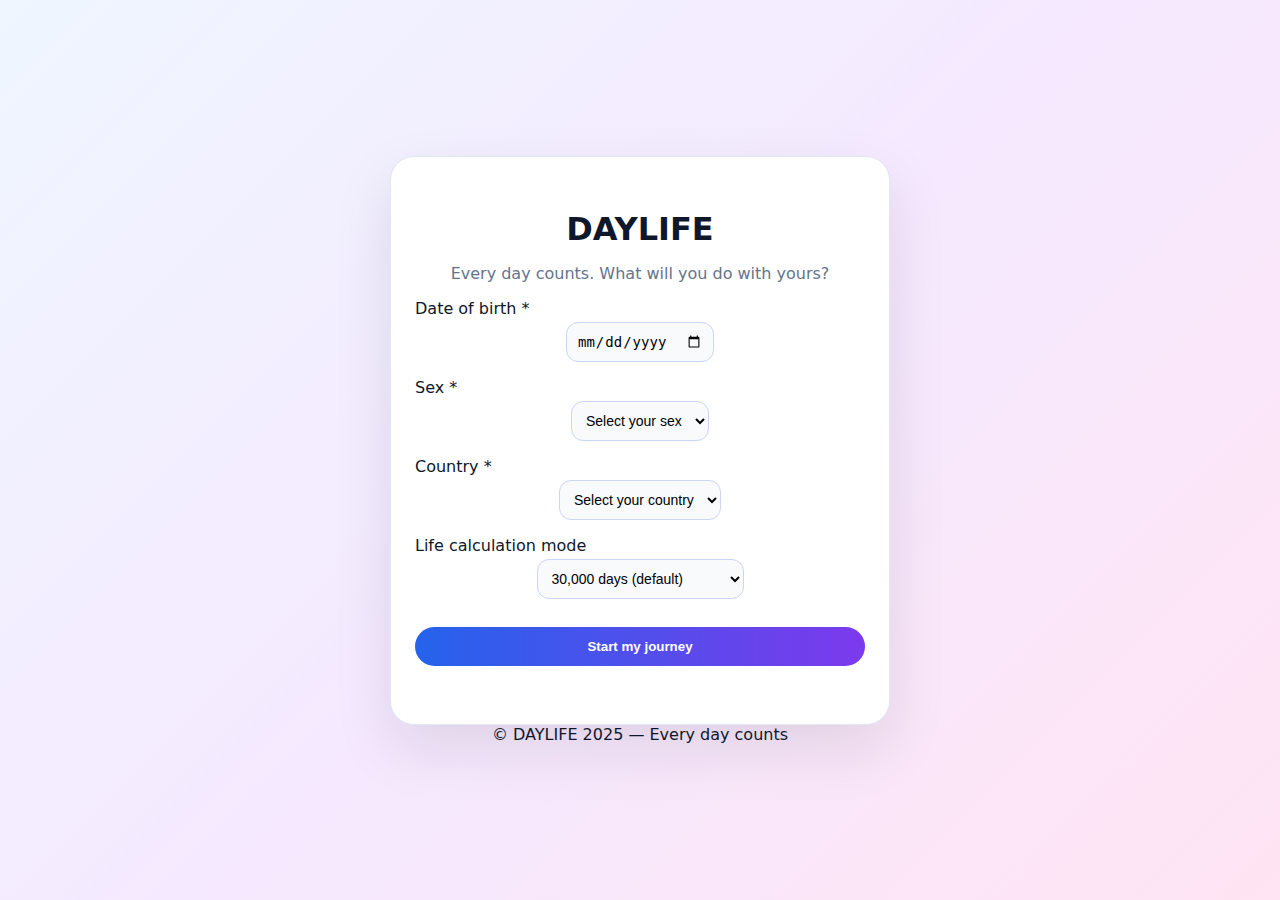
<file: index.html>
<!DOCTYPE html>
<html lang="en">
<head>
  <meta charset="UTF-8" />
  <title>DAYLIFE – Every day counts</title>
  <meta name="viewport" content="width=device-width, initial-scale=1.0" />

  <style>
    :root {
      --bg-gradient: linear-gradient(135deg,#eff6ff,#f5e9ff,#ffe4f3);
      --card-bg:#ffffff;
      --card-border:#e2e8f0;
      --text-main:#0f172a;
      --text-muted:#64748b;
      --primary:#2563eb;
      --primary-2:#7c3aed;
      --shadow-soft:0 24px 60px rgba(15,23,42,.1);
      --radius-card:24px;
    }

    *{box-sizing:border-box;}

    body {
      margin:0;
      font-family:system-ui,-apple-system,BlinkMacSystemFont,"Segoe UI",sans-serif;
      background:var(--bg-gradient);
      color:var(--text-main);
      display:flex;
      flex-direction:column;
      align-items:center;
      justify-content:center;
      min-height:100vh;
      padding:20px;
      opacity:0;
      transition:opacity 0.4s ease-in-out;
    }
    body.loaded { opacity:1; }

    h1{font-size:32px;font-weight:700;margin-bottom:10px;text-align:center;}
    p{color:var(--text-muted);text-align:center;}

    .card {
      background:var(--card-bg);
      border:1px solid var(--card-border);
      border-radius:var(--radius-card);
      box-shadow:var(--shadow-soft);
      padding:32px 24px;
      max-width:500px;
      width:100%;
      text-align:center;
    }

    form {
      display:flex;
      flex-direction:column;
      gap:16px;
      margin-top:16px;
    }

    label {
      font-weight:500;
      text-align:left;
      margin-bottom:4px;
      display:block;
      color:var(--text-main);
    }

    input, select {
      padding:10px;
      border-radius:12px;
      border:1px solid #cbd5f5;
      font-size:14px;
      background:#f8fafc;
    }

    .button {
      display:inline-block;
      margin-top:12px;
      padding:12px 20px;
      border-radius:999px;
      font-weight:600;
      color:#fff;
      background:linear-gradient(90deg,var(--primary),var(--primary-2));
      text-decoration:none;
      border:none;
      cursor:pointer;
      transition:filter .2s,transform .1s;
    }

    .button:hover { filter:brightness(1.05); transform:translateY(-1px); }

    .message { margin-top:10px; font-size:13px; color:var(--text-muted); }
  </style>
</head>

<body>
  <div class="card">
    <h1 id="headline">DAYLIFE</h1>
    <p id="tagline">Every day counts. What will you do with yours?</p>

    <form id="setupForm">
      <div>
        <label for="dob" id="dobLabel">Date of birth *</label>
        <input type="date" id="dob" />
      </div>

      <div>
        <label for="sex" id="sexLabel">Sex *</label>
        <select id="sex">
          <option value="">Select your sex</option>
          <option value="male">Male</option>
          <option value="female">Female</option>
        </select>
      </div>

      <div>
        <label for="country" id="countryLabel">Country *</label>
        <select id="country">
          <option value="">Select your country</option>
          <option value="FR">France</option>
          <option value="TH">Thailand</option>
          <option value="MM">Myanmar</option>
          <option value="US">United States</option>
          <option value="ES">Spain</option>
          <option value="BR">Brazil</option>
          <option value="IN">India</option>
          <option value="CN">China</option>
          <option value="RU">Russia</option>
        </select>
      </div>

      <div>
        <label for="mode" id="calcLabel">Life calculation mode</label>
        <select id="mode">
          <option value="30000_days">30,000 days (default)</option>
          <option value="by_demographics">Real (based on my profile)</option>
        </select>
      </div>

      <button type="submit" class="button" id="startBtn">Start my journey</button>
      <div class="message" id="resultMsg"></div>
    </form>
  </div>

  <footer id="footerText">© DAYLIFE 2025 — Every day counts</footer>

  <script src="assets/langs.js"></script>

  <script>
    const langSel = detectLang();
    const t = LANGS[langSel] || LANGS.en;

    document.getElementById("tagline").textContent = t.slogan;
    document.getElementById("dobLabel").textContent = t.dobLabel || "Date of birth *";
    document.getElementById("sexLabel").textContent = t.sexLabel || "Sex *";
    document.getElementById("countryLabel").textContent = t.countryLabel || "Country *";
    document.getElementById("calcLabel").textContent = t.calcLabel || "Life calculation mode";
    document.getElementById("startBtn").textContent = t.start || "Start my journey";
    document.getElementById("footerText").textContent = t.footer || "";

    const form = document.getElementById("setupForm");
    const msg = document.getElementById("resultMsg");

    form.addEventListener("submit", (e) => {
      e.preventDefault();
      const dob = document.getElementById("dob").value;
      const sex = document.getElementById("sex").value;
      const country = document.getElementById("country").value;
      const mode = document.getElementById("mode").value;

      if (!dob || !sex || !country) {
        msg.textContent = t.errorIncomplete || "Please fill in all required fields.";
        msg.style.color = "red";
        return;
      }

      const profile = { dob, sex, country, mode, lang: langSel };
      localStorage.setItem("daylifeProfile", JSON.stringify(profile));

      // ✅ redirect to life.html
      window.location.href = "life.html";
    });

    // ✅ auto redirect if profile already exists
    const existing = localStorage.getItem("daylifeProfile");
    if (existing) window.location.href = "life.html";

    window.addEventListener("load", () => {
      document.body.classList.add("loaded");
    });
  </script>
</body>
</html>
</file>
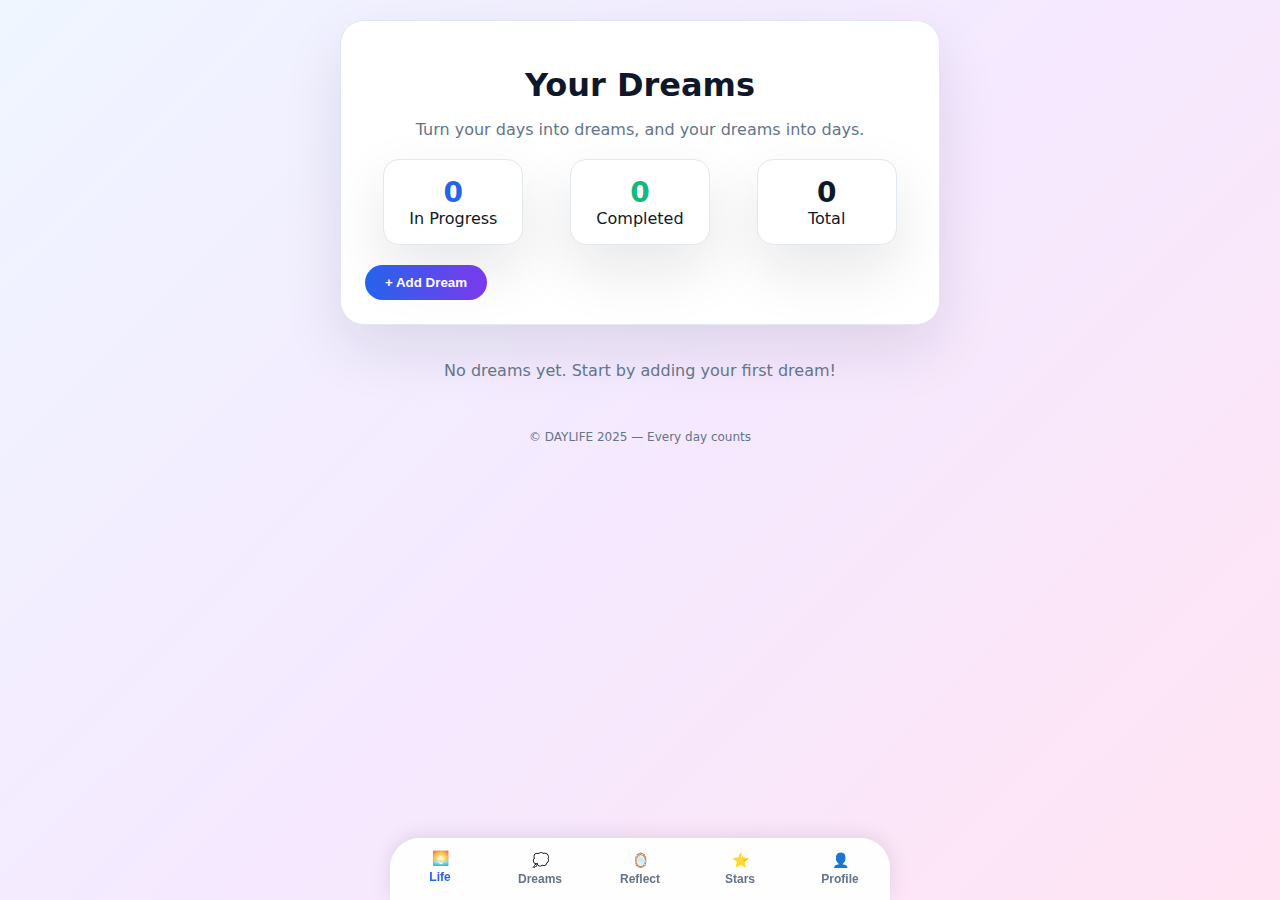
<file: dreams.html>
<!DOCTYPE html>
<html lang="en">
<head>
  <meta charset="UTF-8" />
  <title>DAYLIFE – Dreams</title>
  <meta name="viewport" content="width=device-width, initial-scale=1.0" />

  <style>
    :root {
      --bg-gradient: linear-gradient(135deg,#eff6ff,#f5e9ff,#ffe4f3);
      --card-bg:#ffffff;
      --card-border:#e2e8f0;
      --text-main:#0f172a;
      --text-muted:#64748b;
      --primary:#2563eb;
      --primary-2:#7c3aed;
      --shadow-soft:0 24px 60px rgba(15,23,42,.1);
      --radius-card:24px;
    }

    *{box-sizing:border-box;}
    body {
      margin:0;
      font-family:system-ui,-apple-system,BlinkMacSystemFont,"Segoe UI",sans-serif;
      background:var(--bg-gradient);
      color:var(--text-main);
      min-height:100vh;
      display:flex;
      flex-direction:column;
      align-items:center;
      padding:20px;
      opacity:0;
      transition:opacity .4s ease-in-out;
    }
    body.loaded { opacity:1; }

    h1 {
      font-size:32px;
      font-weight:700;
      text-align:center;
      margin-bottom:10px;
    }

    p {
      color:var(--text-muted);
      text-align:center;
      margin-bottom:20px;
    }

    .card {
      background:var(--card-bg);
      border:1px solid var(--card-border);
      border-radius:var(--radius-card);
      box-shadow:var(--shadow-soft);
      padding:24px;
      max-width:600px;
      width:100%;
      margin-bottom:20px;
    }

    .button {
      display:inline-block;
      background:linear-gradient(90deg,var(--primary),var(--primary-2));
      color:#fff;
      padding:10px 20px;
      border:none;
      border-radius:999px;
      cursor:pointer;
      font-weight:600;
      transition:filter .2s,transform .1s;
    }

    .button:hover { filter:brightness(1.05); transform:translateY(-1px); }

    .stats {
      display:flex;
      justify-content:space-around;
      gap:10px;
      margin-bottom:20px;
      flex-wrap:wrap;
    }

    .stat-box {
      background:#fff;
      border:1px solid var(--card-border);
      border-radius:16px;
      box-shadow:var(--shadow-soft);
      padding:16px;
      min-width:140px;
      text-align:center;
    }

    .dream-list { width:100%; max-width:600px; }

    .dream-item {
      background:#fff;
      border:1px solid var(--card-border);
      border-radius:16px;
      box-shadow:var(--shadow-soft);
      padding:16px;
      margin-bottom:12px;
    }

    .dream-item.completed { border-left:6px solid #10b981; opacity:.8; }

    .dream-title {
      font-weight:600;
      margin-bottom:6px;
    }

    .dream-actions button {
      margin-right:8px;
      font-size:12px;
      padding:6px 12px;
      border-radius:8px;
      border:none;
      cursor:pointer;
      background:#e2e8f0;
    }
    .dream-actions button.complete { background:#a7f3d0; }
    .dream-actions button.delete { background:#fecaca; }

    form {
      display:flex;
      flex-direction:column;
      gap:10px;
      margin-top:10px;
    }

    input, textarea {
      padding:8px;
      border-radius:8px;
      border:1px solid #cbd5f5;
      font-size:14px;
    }

    footer { margin-top:30px; font-size:12px; color:var(--text-muted); text-align:center; }
  </style>
</head>

<body>
  <div class="card">
    <h1 id="headline">Your Dreams</h1>
    <p id="subtitle">Turn your days into dreams, and your dreams into days.</p>

    <div class="stats">
      <div class="stat-box">
        <div id="inProgressCount" style="font-size:28px;font-weight:700;color:var(--primary);">0</div>
        <div id="inProgressLabel">In Progress</div>
      </div>
      <div class="stat-box">
        <div id="completedCount" style="font-size:28px;font-weight:700;color:#10b981;">0</div>
        <div id="completedLabel">Completed</div>
      </div>
      <div class="stat-box">
        <div id="totalCount" style="font-size:28px;font-weight:700;">0</div>
        <div id="totalLabel">Total</div>
      </div>
    </div>

    <button class="button" id="addDreamBtn">+ Add Dream</button>

    <form id="dreamForm" style="display:none;">
      <input type="text" id="dreamTitle" placeholder="Dream title" required />
      <textarea id="dreamDesc" placeholder="Description (optional)" rows="3"></textarea>
      <button type="submit" class="button">Save</button>
    </form>
  </div>

  <div class="dream-list" id="dreamList"></div>

  <footer id="footerText">© DAYLIFE 2025 — Every day counts</footer>

  <script src="assets/langs.js"></script>

  <script>
    const lang = (JSON.parse(localStorage.getItem("daylifeProfile")||"{}").lang)||"en";
    const t = LANGS[lang] || LANGS.en;

    // Traductions
    document.getElementById("headline").textContent = t.dreamsTitle || "Your Dreams";
    document.getElementById("subtitle").textContent = t.dreamsSubtitle || "Turn your days into dreams, and your dreams into days.";
    document.getElementById("inProgressLabel").textContent = t.inProgress || "In Progress";
    document.getElementById("completedLabel").textContent = t.completed || "Completed";
    document.getElementById("totalLabel").textContent = t.total || "Total";
    document.getElementById("footerText").textContent = t.footer || "© DAYLIFE 2025 — Every day counts";

    const addBtn = document.getElementById("addDreamBtn");
    const form = document.getElementById("dreamForm");
    const list = document.getElementById("dreamList");

    const dreams = JSON.parse(localStorage.getItem("dreams") || "[]");

    function renderDreams(){
      list.innerHTML = "";
      if(dreams.length === 0){
        const empty = document.createElement("p");
        empty.textContent = t.noDreams || "No dreams yet. Start by adding your first dream!";
        list.appendChild(empty);
      }
      dreams.forEach((d,index)=>{
        const item = document.createElement("div");
        item.className = "dream-item" + (d.completed ? " completed" : "");
        item.innerHTML = `
          <div class="dream-title">${d.title}</div>
          <div class="dream-desc">${d.description || ""}</div>
          <div class="dream-actions">
            <button class="complete">${d.completed ? (t.reopen||"Reopen") : (t.complete||"Complete")}</button>
            <button class="delete">${t.delete||"Delete"}</button>
          </div>
        `;
        const btns = item.querySelectorAll("button");
        btns[0].addEventListener("click",()=>{
          dreams[index].completed=!dreams[index].completed;
          saveDreams();
        });
        btns[1].addEventListener("click",()=>{
          dreams.splice(index,1);
          saveDreams();
        });
        list.appendChild(item);
      });
      updateStats();
    }

    function updateStats(){
      const total = dreams.length;
      const completed = dreams.filter(d=>d.completed).length;
      const inProgress = total - completed;
      document.getElementById("inProgressCount").textContent = inProgress;
      document.getElementById("completedCount").textContent = completed;
      document.getElementById("totalCount").textContent = total;
    }

    function saveDreams(){
      localStorage.setItem("dreams",JSON.stringify(dreams));
      renderDreams();
    }

    addBtn.addEventListener("click",()=>{
      form.style.display = form.style.display==="none" ? "block" : "none";
    });

    form.addEventListener("submit",(e)=>{
      e.preventDefault();
      const title = document.getElementById("dreamTitle").value.trim();
      if(!title) return;
      const desc = document.getElementById("dreamDesc").value.trim();
      dreams.push({title,description:desc,completed:false});
      saveDreams();
      form.reset();
      form.style.display="none";
    });

    renderDreams();

    window.addEventListener("load",()=>document.body.classList.add("loaded"));
  </script>
  <script src="assets/nav.js"></script>
<script>
  createNavBar("life"); <!-- ou "dreams", "stars", etc selon la page -->
</script>
</body>
</html>
</file>
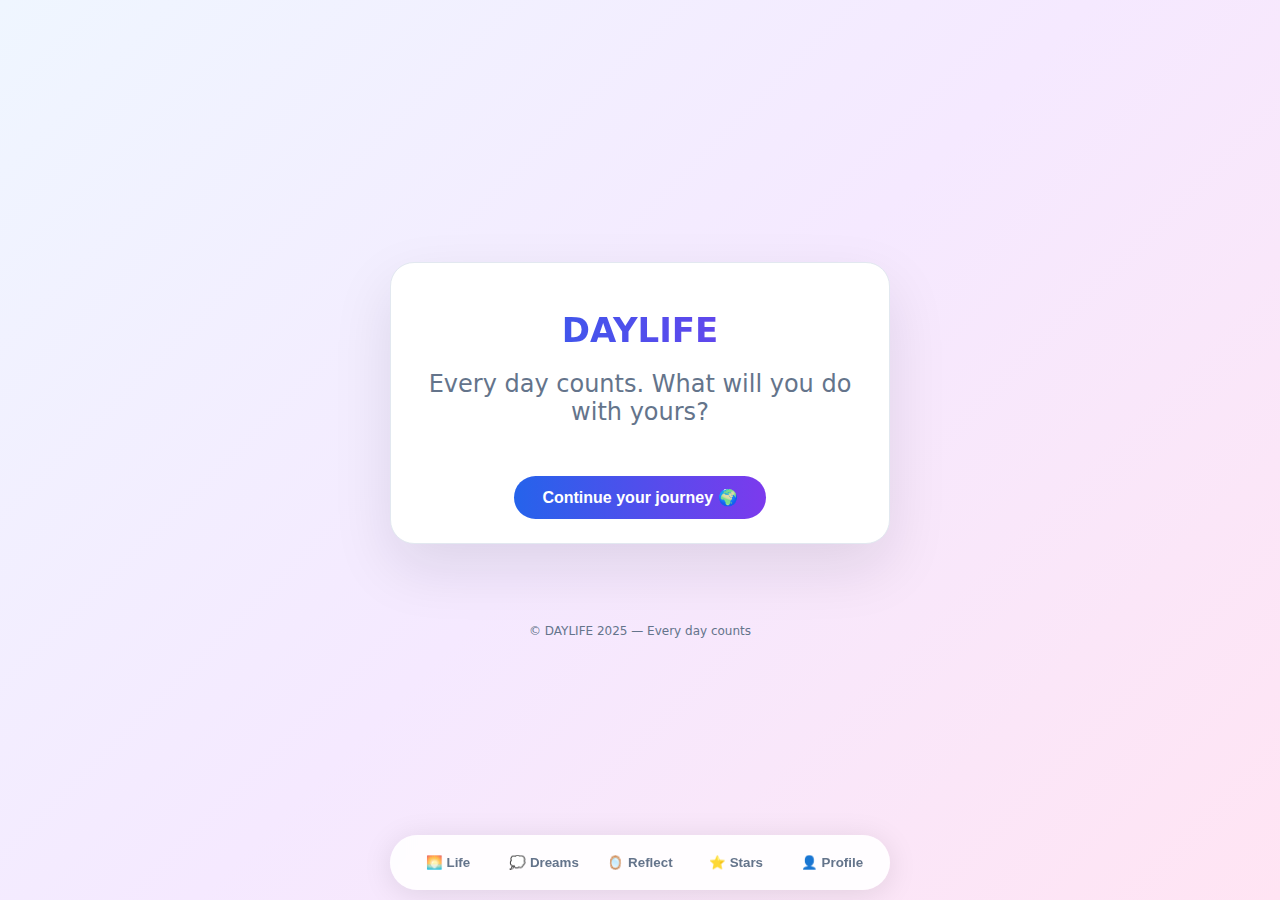
<file: index_global.html>
<!DOCTYPE html>
<html lang="en">
<head>
  <meta charset="UTF-8" />
  <title>DAYLIFE — Every Day Counts</title>
  <meta name="viewport" content="width=device-width, initial-scale=1.0" />

  <style>
    :root {
      --bg-gradient: linear-gradient(135deg,#eff6ff,#f5e9ff,#ffe4f3);
      --card-bg:#ffffff;
      --card-border:#e2e8f0;
      --text-main:#0f172a;
      --text-muted:#64748b;
      --primary:#2563eb;
      --primary-2:#7c3aed;
      --shadow-soft:0 24px 60px rgba(15,23,42,.1);
      --radius-card:24px;
    }

    *{box-sizing:border-box;}
    body {
      margin:0;
      font-family:system-ui,-apple-system,BlinkMacSystemFont,"Segoe UI",sans-serif;
      background:var(--bg-gradient);
      color:var(--text-main);
      min-height:100vh;
      display:flex;
      flex-direction:column;
      align-items:center;
      justify-content:center;
      padding:20px;
      text-align:center;
      opacity:0;
      transition:opacity .4s ease-in-out;
    }
    body.loaded {opacity:1;}

    h1 {
      font-size:34px;
      font-weight:700;
      margin-bottom:8px;
      background:linear-gradient(90deg,var(--primary),var(--primary-2));
      -webkit-background-clip:text;
      -webkit-text-fill-color:transparent;
    }
    h2 {
      font-weight:500;
      color:var(--text-muted);
      margin-bottom:30px;
    }

    .card {
      background:var(--card-bg);
      border:1px solid var(--card-border);
      border-radius:var(--radius-card);
      box-shadow:var(--shadow-soft);
      padding:24px;
      width:100%;
      max-width:500px;
      margin-bottom:40px;
    }

    .menu {
      display:flex;
      justify-content:space-around;
      position:fixed;
      bottom:10px;
      left:50%;
      transform:translateX(-50%);
      width:95%;
      max-width:500px;
      background:rgba(255,255,255,0.9);
      border-radius:999px;
      box-shadow:0 4px 30px rgba(0,0,0,0.1);
      backdrop-filter:blur(6px);
      padding:10px;
    }

    .menu button {
      background:none;
      border:none;
      font-weight:600;
      color:var(--text-muted);
      cursor:pointer;
      padding:10px;
      border-radius:12px;
      transition:all .2s ease-in-out;
      flex:1;
    }

    .menu button:hover, .menu button.active {
      background:linear-gradient(90deg,var(--primary),var(--primary-2));
      color:#fff;
    }

    .button-main {
      margin-top:20px;
      background:linear-gradient(90deg,var(--primary),var(--primary-2));
      color:#fff;
      border:none;
      border-radius:999px;
      padding:12px 28px;
      font-size:16px;
      font-weight:600;
      cursor:pointer;
      transition:filter .2s,transform .1s;
    }
    .button-main:hover {filter:brightness(1.05);transform:translateY(-1px);}

    footer {
      margin-top:40px;
      font-size:12px;
      color:var(--text-muted);
    }
  </style>
</head>

<body>
  <div class="card">
    <h1 id="headline">DAYLIFE</h1>
    <h2 id="tagline">Every day counts. What will you do with yours?</h2>
    <button class="button-main" id="startBtn">Continue your journey 🌍</button>
  </div>

  <nav class="menu">
    <button onclick="go('life.html')" id="lifeBtn">🌅 Life</button>
    <button onclick="go('dreams.html')" id="dreamsBtn">💭 Dreams</button>
    <button onclick="go('reflections.html')" id="reflectionsBtn">🪞 Reflect</button>
    <button onclick="go('stars.html')" id="starsBtn">⭐ Stars</button>
    <button onclick="go('profile.html')" id="profileBtn">👤 Profile</button>
  </nav>

  <footer id="footerText">© DAYLIFE 2025 — Every day counts</footer>

  <script src="assets/langs.js"></script>
  <script>
    // Charger le profil et la langue
    const profile = JSON.parse(localStorage.getItem("daylifeProfile")||"{}");
    const lang = profile.lang || "en";
    const t = LANGS[lang] || LANGS.en;

    // Traductions
    document.getElementById("headline").textContent = t.appName || "DAYLIFE";
    document.getElementById("tagline").textContent = t.appTagline || "Every day counts. What will you do with yours?";
    document.getElementById("startBtn").textContent = t.continueBtn || "Continue your journey 🌍";
    document.getElementById("lifeBtn").textContent = t.lifeBtn || "🌅 Life";
    document.getElementById("dreamsBtn").textContent = t.dreamsBtn || "💭 Dreams";
    document.getElementById("reflectionsBtn").textContent = t.reflectionsBtn || "🪞 Reflect";
    document.getElementById("starsBtn").textContent = t.starsBtn || "⭐ Stars";
    document.getElementById("profileBtn").textContent = t.profileBtn || "👤 Profile";
    document.getElementById("footerText").textContent = t.footer || "© DAYLIFE 2025 — Every day counts";

    // Navigation
    function go(page){ window.location.href = page; }

    document.getElementById("startBtn").addEventListener("click",()=> go("life.html"));

    window.addEventListener("load",()=>document.body.classList.add("loaded"));
  </script>
</body>
</html>
</file>
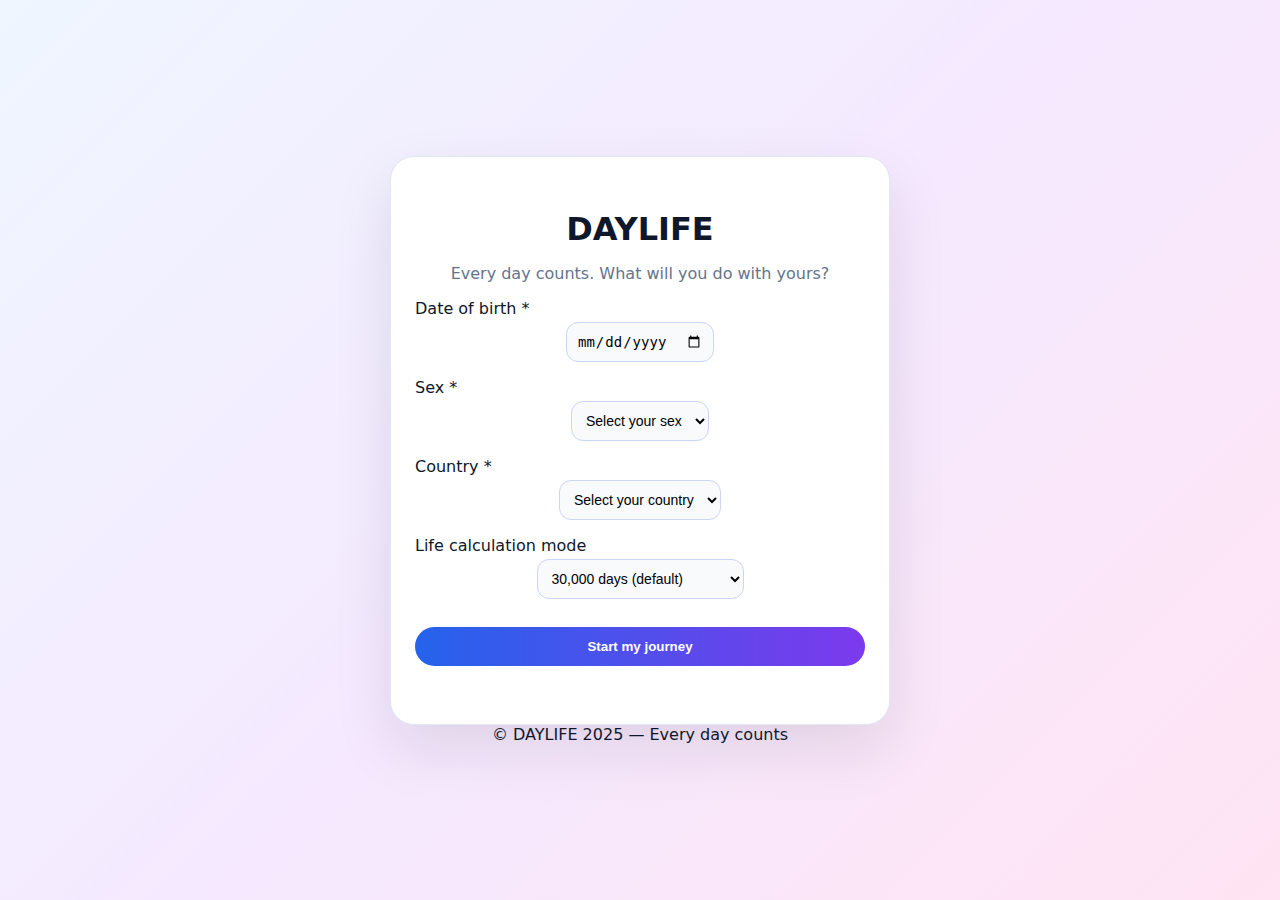
<file: LIFE.HTML>
<!DOCTYPE html>
<html lang="en">
<head>
  <meta charset="UTF-8" />
  <title>DAYLIFE – Life Counter</title>
  <meta name="viewport" content="width=device-width, initial-scale=1.0" />
  <style>
    /* reuse same color theme */
    :root {
      --bg-gradient: linear-gradient(135deg,#eff6ff,#f5e9ff,#ffe4f3);
      --card-bg:#ffffff;
      --card-border:#e2e8f0;
      --text-main:#0f172a;
      --text-muted:#64748b;
      --primary:#2563eb;
      --primary-2:#7c3aed;
      --shadow-soft:0 24px 60px rgba(15,23,42,.1);
      --radius-card:24px;
    }
    *{box-sizing:border-box;}
    body{
      margin:0;
      font-family:system-ui,-apple-system,BlinkMacSystemFont,"Segoe UI",sans-serif;
      background:var(--bg-gradient);
      color:var(--text-main);
      min-height:100vh;
      display:flex;
      flex-direction:column;
      align-items:center;
      justify-content:center;
      padding:16px;
    }
    .language-switcher{
      position:absolute;top:10px;right:10px;font-size:12px;color:var(--text-muted);
    }
    select{padding:6px 10px;border-radius:999px;border:1px solid #cbd5f5;background:rgba(255,255,255,.9);}
    .card{
      max-width:480px;width:100%;
      background:var(--card-bg);
      border:1px solid var(--card-border);
      border-radius:var(--radius-card);
      box-shadow:var(--shadow-soft);
      padding:32px 24px;
      text-align:center;
    }
    h1{font-size:28px;margin:0 0 10px;font-weight:700;}
    .subtitle{font-size:15px;color:var(--text-muted);margin-bottom:24px;}
    .count{font-size:64px;font-weight:700;background:linear-gradient(90deg,var(--primary),var(--primary-2));
      -webkit-background-clip:text;color:transparent;margin:16px 0;}
    .progress-wrapper{width:100%;height:14px;background:#e5e7eb;border-radius:999px;overflow:hidden;margin:16px 0;}
    .progress-bar{height:100%;background:linear-gradient(90deg,var(--primary),var(--primary-2));width:0%;transition:width 1s ease;}
    .quote{font-style:italic;color:var(--text-muted);margin:20px 0;}
    button{border:none;border-radius:999px;padding:12px 18px;font-weight:600;
      background:linear-gradient(90deg,var(--primary),var(--primary-2));color:#fff;cursor:pointer;}
    button:hover{filter:brightness(1.05);}
  </style>
</head>
<body>
  <div class="language-switcher">
    <select id="langSelect"></select>
  </div>

  <div class="card">
    <h1 id="title">DAYLIFE</h1>
    <p class="subtitle" id="subtitle">How many days did you arrive on earth?</p>

    <div class="count" id="daysCount">0</div>
    <div class="progress-wrapper">
      <div class="progress-bar" id="progressBar"></div>
    </div>

    <p class="quote" id="dailyQuote"></p>

    <button id="backBtn">← Back to Setup</button>
  </div>

<script>
/* --- translations (simplified reuse from index) --- */
const t = {
  en:{title:"DAYLIFE",subtitle:"How many days did you arrive on earth?",
      back:"← Back to Setup",quotes:["Every sunrise is a new chance.","Dream big, act daily.","Be present, it’s all you have."]},
  fr:{title:"DAYLIFE",subtitle:"Combien de jours êtes-vous arrivé sur Terre ?",
      back:"← Retour",quotes:["Chaque lever de soleil est une nouvelle chance.","Rêve grand, agis chaque jour.","Sois présent, c’est tout ce que tu as."]},
  es:{title:"DAYLIFE",subtitle:"¿Cuántos días llevas en la Tierra?",
      back:"← Volver",quotes:["Cada amanecer es una nueva oportunidad.","Sueña en grande, actúa a diario.","Vive el presente, es todo lo que tienes."]},
  zh:{title:"DAYLIFE",subtitle:"你来到地球多少天了？",
      back:"← 返回",quotes:["每个日出都是新的机会。","大胆梦想，每天行动。","活在当下，这是你所拥有的一切。"]},
  hi:{title:"DAYLIFE",subtitle:"आप पृथ्वी पर कितने दिन पहले आए थे?",
      back:"← वापस जाएँ",quotes:["हर सूर्योदय एक नया मौका है।","बड़े सपने देखो, रोज़ काम करो।","वर्तमान में रहो, यही सब है।"]},
  ar:{title:"DAYLIFE",subtitle:"كم يوماً مرّ منذ جئت إلى الأرض؟",
      back:"← عودة",quotes:["كل شروق شمس فرصة جديدة.","احلم كبيراً و اعمل يومياً.","كن حاضراً، فهذا كل ما لديك."]},
  bn:{title:"DAYLIFE",subtitle:"আপনি পৃথিবীতে কতদিন আগে এসেছেন?",
      back:"← ফিরে যান",quotes:["প্রতিটি সূর্যোদয় একটি নতুন সুযোগ।","বড় স্বপ্ন দেখুন, প্রতিদিন কাজ করুন।","বর্তমানে থাকুন, এটিই আপনার সব।"]},
  pt:{title:"DAYLIFE",subtitle:"Há quantos dias você chegou à Terra?",
      back:"← Voltar",quotes:["Cada nascer do sol é uma nova chance.","Sonhe grande, aja todos os dias.","Esteja presente, é tudo o que você tem."]},
  ru:{title:"DAYLIFE",subtitle:"Сколько дней прошло с вашего появления на Земле?",
      back:"← Назад",quotes:["Каждый рассвет — новый шанс.","Мечтай масштабно, действуй ежедневно.","Живи настоящим — это всё, что у тебя есть."]},
  id:{title:"DAYLIFE",subtitle:"Berapa hari sejak kamu tiba di bumi?",
      back:"← Kembali",quotes:["Setiap matahari terbit adalah kesempatan baru.","Bermimpilah besar, bertindak setiap hari.","Hiduplah di saat ini, itulah yang kamu miliki."]},
  th:{title:"DAYLIFE",subtitle:"คุณมาอยู่บนโลกนี้มากี่วันแล้ว?",
      back:"← กลับ",quotes:["ทุกเช้าเป็นโอกาสใหม่","ฝันให้ใหญ่ ทำทุกวัน","อยู่กับปัจจุบัน นั่นคือทั้งหมดที่คุณมี"]},
  my:{title:"DAYLIFE",subtitle:"သင်ကမ္ဘာပေါ်ရောက်လာပြီး မည်မျှနေ့ဖြစ်ပြီလဲ။",
      back:"← နောက်သို့",quotes:["နေဝင်ချိန်တိုင်းအခွင့်အလမ်းအသစ်ပါ။","အကြီးမားဆုံးအိပ်မက်တွေကို နေ့တိုင်းလုပ်ပါ။","ယခုအချိန်မှာနေပါ။"]},
};

/* detect language from storage or browser */
function detectLang(){
  const saved = JSON.parse(localStorage.getItem("daylifeProfile")||"{}").lang;
  if(saved && t[saved]) return saved;
  const nav=(navigator.language||"en").slice(0,2);
  return t[nav]?nav:"en";
}

/* build select */
const langSel=document.getElementById("langSelect");
Object.keys(t).forEach(k=>{
  const o=document.createElement("option");
  o.value=k;o.textContent=k.toUpperCase();
  langSel.appendChild(o);
});

let lang=detectLang();
langSel.value=lang;
applyLang(lang);

/* compute life days */
const profile=JSON.parse(localStorage.getItem("daylifeProfile")||"{}");
if(!profile.dob){window.location.href="index.html";}
const birth=new Date(profile.dob);
const now=new Date();
const diffDays=Math.floor((now-birth)/(1000*60*60*24));
const total=profile.mode==="by_demographics"?28000:30000;
document.getElementById("daysCount").textContent=diffDays.toLocaleString();
const progress=Math.min((diffDays/total)*100,100);
document.getElementById("progressBar").style.width=progress+"%";

/* quote */
const q=t[lang].quotes;
document.getElementById("dailyQuote").textContent=q[Math.floor(Math.random()*q.length)];

/* change lang */
langSel.addEventListener("change",()=>{lang=langSel.value;applyLang(lang);});
function applyLang(l){
  const d=t[l]||t.en;
  document.getElementById("title").textContent=d.title;
  document.getElementById("subtitle").textContent=d.subtitle;
  document.getElementById("backBtn").textContent=d.back;
  document.getElementById("dailyQuote").textContent=d.quotes[Math.floor(Math.random()*d.quotes.length)];
}

/* back */
document.getElementById("backBtn").onclick=()=>{window.location.href="index.html";};
</script>
</body>
</html>
</file>
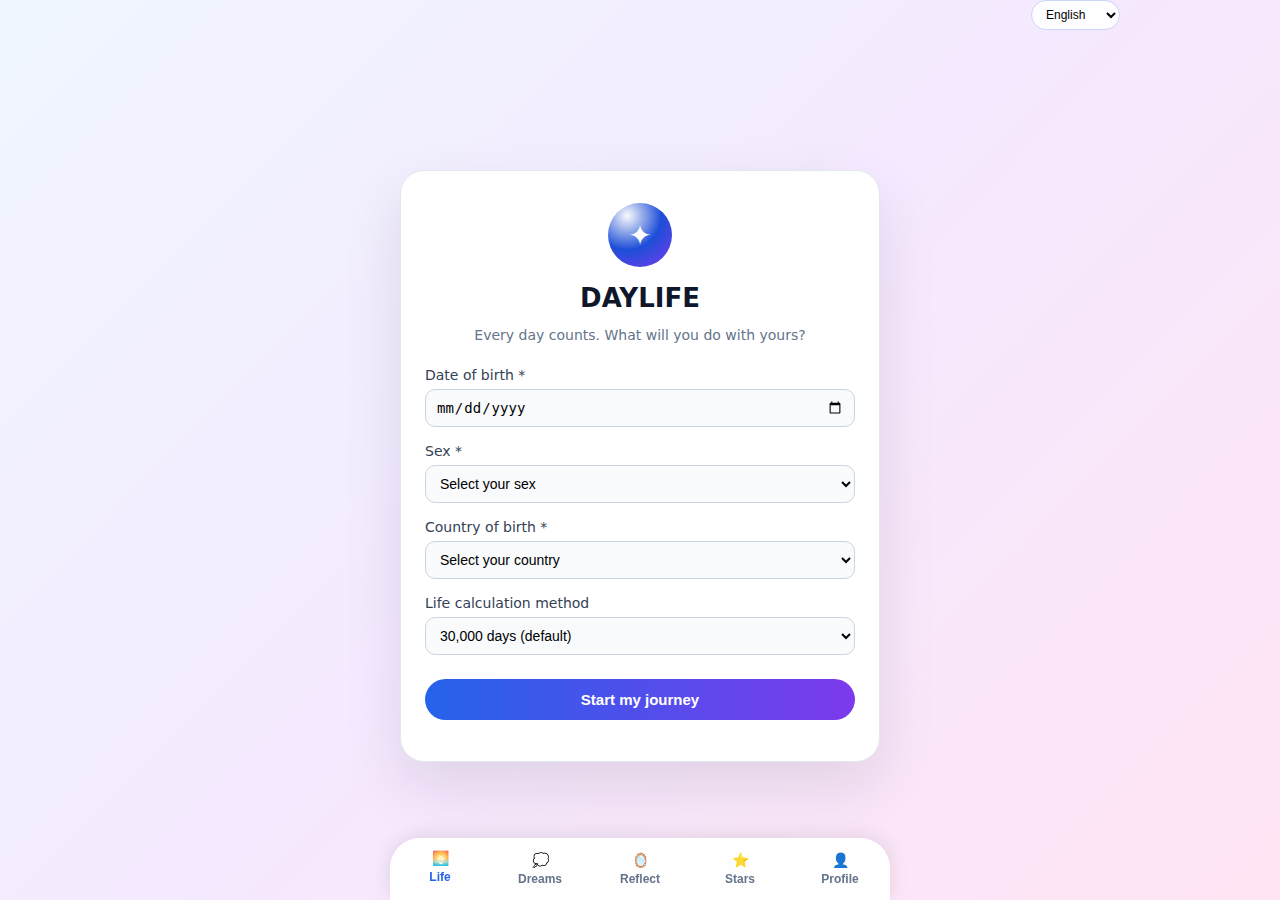
<file: life.html>
<!DOCTYPE html>
<html lang="en">
<head>
  <meta charset="UTF-8" />
  <title>DAYLIFE – Every day counts</title>
  <meta name="viewport" content="width=device-width, initial-scale=1.0" />
  <style>
    :root {
      --bg-gradient: linear-gradient(135deg, #eff6ff, #f5e9ff, #ffe4f3);
      --card-bg: #ffffff;
      --card-border: #e2e8f0;
      --text-main: #0f172a;
      --text-muted: #64748b;
      --primary: #2563eb;
      --primary-2: #7c3aed;
      --shadow-soft: 0 24px 60px rgba(15, 23, 42, 0.1);
      --radius-card: 24px;
    }

    * {
      box-sizing: border-box;
    }

    html,
    body {
      margin: 0;
      padding: 0;
      height: 100%;
      font-family: system-ui, -apple-system, BlinkMacSystemFont, "Segoe UI", sans-serif;
      background: var(--bg-gradient);
      color: var(--text-main);
    }

    body {
      display: flex;
      align-items: center;
      justify-content: center;
      padding: 16px;
    }

    .page {
      width: 100%;
      max-width: 960px;
      margin: 0 auto;
      position: relative;
    }

    .language-switcher {
      position: absolute;
      top: 0;
      right: 0;
      display: flex;
      gap: 8px;
      align-items: center;
      font-size: 12px;
      color: var(--text-muted);
    }

    .language-switcher select {
      padding: 6px 10px;
      border-radius: 999px;
      border: 1px solid #cbd5f5;
      background: rgba(255, 255, 255, 0.9);
      font-size: 12px;
      outline: none;
    }

    main {
      display: flex;
      align-items: center;
      justify-content: center;
      min-height: 100vh;
    }

    .card {
      width: 100%;
      max-width: 480px;
      background: var(--card-bg);
      border-radius: var(--radius-card);
      border: 1px solid var(--card-border);
      box-shadow: var(--shadow-soft);
      padding: 32px 24px 28px;
      margin-top: 32px;
    }

    .logo-circle {
      width: 64px;
      height: 64px;
      border-radius: 50%;
      margin: 0 auto 16px;
      background: radial-gradient(circle at 30% 20%, #f9fafb, #1d4ed8, #7c3aed);
      display: flex;
      align-items: center;
      justify-content: center;
      color: #ffffff;
      font-size: 28px;
    }

    h1 {
      text-align: center;
      font-size: 26px;
      margin: 0 0 8px;
      font-weight: 700;
    }

    .tagline {
      text-align: center;
      font-size: 14px;
      color: var(--text-muted);
      margin-bottom: 24px;
    }

    form {
      display: flex;
      flex-direction: column;
      gap: 16px;
    }

    .field {
      display: flex;
      flex-direction: column;
      gap: 6px;
      font-size: 14px;
    }

    .field label {
      font-weight: 500;
      color: #334155;
    }

    input[type="date"],
    select {
      padding: 9px 10px;
      border-radius: 10px;
      border: 1px solid #cbd5e1;
      font-size: 14px;
      outline: none;
      background: #f8fafc;
      transition: border-color 0.15s ease, box-shadow 0.15s ease, background-color 0.15s ease;
    }

    input[type="date"]:focus,
    select:focus {
      border-color: #6366f1;
      box-shadow: 0 0 0 1px rgba(99, 102, 241, 0.3);
      background-color: #ffffff;
    }

    .button-primary {
      margin-top: 8px;
      width: 100%;
      border: none;
      border-radius: 999px;
      padding: 12px 16px;
      font-size: 15px;
      font-weight: 600;
      cursor: pointer;
      background: linear-gradient(90deg, var(--primary), var(--primary-2));
      color: #ffffff;
      transition: filter 0.15s ease, transform 0.1s ease;
    }

    .button-primary:hover {
      filter: brightness(1.05);
      transform: translateY(-1px);
    }

    .button-primary:active {
      transform: translateY(0);
    }

    .button-primary:disabled {
      cursor: not-allowed;
      opacity: 0.55;
      transform: none;
    }

    .result {
      margin-top: 12px;
      font-size: 13px;
      text-align: center;
    }

    .result.error {
      color: #dc2626;
    }

    .result.success {
      color: #16a34a;
    }
  </style>
</head>
<body>
  <div class="page">
    <div class="language-switcher">
      <select id="languageSelect"></select>
    </div>

    <main>
      <div class="card">
        <div class="logo-circle">✦</div>
        <h1 id="headline">DAYLIFE</h1>
        <p class="tagline" id="tagline">Every day counts. What will you do with yours?</p>

        <form id="setupForm">
          <div class="field">
            <label for="dob" id="dobLabel">Date of birth *</label>
            <input type="date" id="dob" />
          </div>

          <div class="field">
            <label for="sex" id="sexLabel">Sex *</label>
            <select id="sex">
              <option value="">Select your sex</option>
              <option value="male">Male</option>
              <option value="female">Female</option>
            </select>
          </div>

          <div class="field">
            <label for="country" id="countryLabel">Country *</label>
            <select id="country">
              <option value="">Select your country</option>
              <option value="FR">France</option>
              <option value="TH">Thailand</option>
              <option value="US">United States</option>
              <option value="MM">Myanmar</option>
              <option value="ES">Spain</option>
              <option value="DE">Germany</option>
              <option value="BR">Brazil</option>
              <option value="CN">China</option>
              <option value="RU">Russia</option>
              <option value="IN">India</option>
            </select>
          </div>

          <div class="field">
            <label for="calculationMode" id="calcLabel">Life calculation method</label>
            <select id="calculationMode">
              <option value="30000_days">30,000 days (default)</option>
              <option value="by_demographics">Real (based on my profile)</option>
            </select>
          </div>

          <button type="submit" class="button-primary" id="startButton">Start my journey</button>
        </form>

        <p id="resultMessage" class="result"></p>
      </div>
    </main>
  </div>

  <script>
    const translations = {
      en: {
        tagline: "Every day counts. What will you do with yours?",
        dobLabel: "Date of birth *",
        sexLabel: "Sex *",
        countryLabel: "Country of birth *",
        calcLabel: "Life calculation method",
        startButton: "Start my journey",
        errorIncomplete: "Please fill in all required fields.",
        successSaved: "Profile saved. Welcome back!",
      },
      fr: {
        tagline: "Chaque jour compte. Que ferez-vous du vôtre ?",
        dobLabel: "Date de naissance *",
        sexLabel: "Sexe *",
        countryLabel: "Pays de naissance *",
        calcLabel: "Méthode de calcul de vie",
        startButton: "Commencer mon voyage",
        errorIncomplete: "Veuillez remplir tous les champs obligatoires.",
        successSaved: "Profil enregistré. Heureux de vous revoir !",
      }
    };

    const supportedLanguages = [
      { code: "en", label: "English" },
      { code: "fr", label: "Français" },
      { code: "th", label: "ไทย" },
      { code: "my", label: "မြန်မာ" },
    ];

    const langSelect = document.getElementById("languageSelect");
    supportedLanguages.forEach(l => {
      const opt = document.createElement("option");
      opt.value = l.code;
      opt.textContent = l.label;
      langSelect.appendChild(opt);
    });

    const userLang = (navigator.language || "en").slice(0, 2);
    langSelect.value = supportedLanguages.some(l => l.code === userLang) ? userLang : "en";

    function applyLang(lang) {
      const t = translations[lang] || translations["en"];
      document.getElementById("tagline").textContent = t.tagline;
      document.getElementById("dobLabel").textContent = t.dobLabel;
      document.getElementById("sexLabel").textContent = t.sexLabel;
      document.getElementById("countryLabel").textContent = t.countryLabel;
      document.getElementById("calcLabel").textContent = t.calcLabel;
      document.getElementById("startButton").textContent = t.startButton;
    }

    applyLang(langSelect.value);
    langSelect.addEventListener("change", () => applyLang(langSelect.value));

    const form = document.getElementById("setupForm");
    const resultEl = document.getElementById("resultMessage");

    const targetPage = "life.html";
    const isOnTargetPage = window.location.pathname.split("/").pop() === targetPage;

    form.addEventListener("submit", (e) => {
      e.preventDefault();
      const lang = langSelect.value;
      const t = translations[lang] || translations["en"];

      const dob = document.getElementById("dob").value;
      const sex = document.getElementById("sex").value;
      const country = document.getElementById("country").value;
      const mode = document.getElementById("calculationMode").value;

      if (!dob || !sex || !country) {
        resultEl.textContent = t.errorIncomplete;
        resultEl.className = "result error";
        return;
      }

      const profile = { dob, sex, country, mode, lang };
      localStorage.setItem("daylifeProfile", JSON.stringify(profile));

      if (!isOnTargetPage) {
        window.location.href = targetPage;
      } else {
        resultEl.textContent = t.successSaved;
        resultEl.className = "result success";
      }
    });

    // ✅ If profile already exists, redirect automatically
    const existingProfile = localStorage.getItem("daylifeProfile");
    if (existingProfile && !isOnTargetPage) {
      window.location.href = targetPage;
    }
  </script>
  <script src="assets/nav.js"></script>
  <script>
    createNavBar("life"); // ou "dreams", "stars", etc. selon la page
  </script>
</body>
</html>
</file>
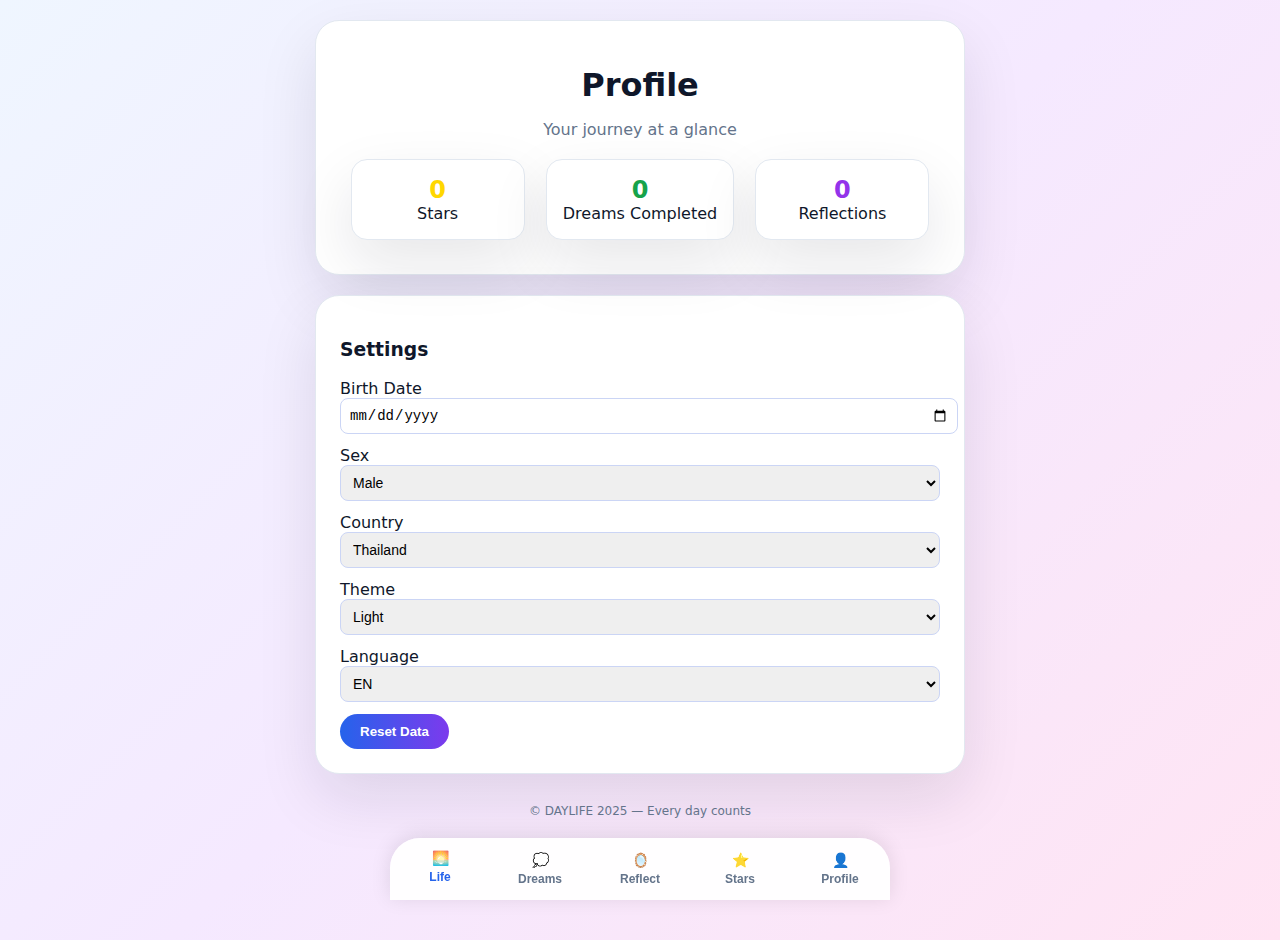
<file: profile.html>
<!DOCTYPE html>
<html lang="en">
<head>
  <meta charset="UTF-8" />
  <title>DAYLIFE – Profile</title>
  <meta name="viewport" content="width=device-width, initial-scale=1.0" />

  <style>
    :root {
      --bg-gradient: linear-gradient(135deg,#eff6ff,#f5e9ff,#ffe4f3);
      --card-bg:#ffffff;
      --card-border:#e2e8f0;
      --text-main:#0f172a;
      --text-muted:#64748b;
      --primary:#2563eb;
      --primary-2:#7c3aed;
      --shadow-soft:0 24px 60px rgba(15,23,42,.1);
      --radius-card:24px;
    }

    body {
      margin:0;
      font-family:system-ui,-apple-system,BlinkMacSystemFont,"Segoe UI",sans-serif;
      background:var(--bg-gradient);
      color:var(--text-main);
      min-height:100vh;
      padding:20px;
      opacity:0;
      transition:opacity .4s ease-in-out;
    }
    body.loaded {opacity:1;}

    h1 {text-align:center;font-size:32px;margin-bottom:10px;}
    p {text-align:center;color:var(--text-muted);margin-bottom:20px;}

    .card {
      background:var(--card-bg);
      border:1px solid var(--card-border);
      border-radius:var(--radius-card);
      box-shadow:var(--shadow-soft);
      padding:24px;
      max-width:600px;
      margin:0 auto 20px;
    }

    .button {
      background:linear-gradient(90deg,var(--primary),var(--primary-2));
      color:#fff;
      border:none;
      border-radius:999px;
      padding:10px 20px;
      font-weight:600;
      cursor:pointer;
      transition:filter .2s,transform .1s;
    }
    .button:hover {filter:brightness(1.05);transform:translateY(-1px);}

    .input, select {
      width:100%;
      padding:8px;
      border-radius:8px;
      border:1px solid #cbd5f5;
      font-size:14px;
      margin-bottom:12px;
    }

    .stat-box {
      background:#fff;
      border:1px solid var(--card-border);
      border-radius:16px;
      box-shadow:var(--shadow-soft);
      padding:16px;
      min-width:140px;
      text-align:center;
      margin-bottom:10px;
    }
    .stats {display:flex;justify-content:space-around;flex-wrap:wrap;}

    footer{text-align:center;margin-top:30px;color:var(--text-muted);font-size:12px;}
  </style>
</head>
<body>

  <div class="card">
    <h1 id="headline">Profile</h1>
    <p id="subtitle">Your journey at a glance</p>

    <div class="stats">
      <div class="stat-box">
        <div id="stars" style="font-size:24px;font-weight:700;color:gold;">0</div>
        <div id="starsLabel">Stars</div>
      </div>
      <div class="stat-box">
        <div id="dreamsCompleted" style="font-size:24px;font-weight:700;color:#16a34a;">0</div>
        <div id="dreamsLabel">Dreams Completed</div>
      </div>
      <div class="stat-box">
        <div id="reflectionsCount" style="font-size:24px;font-weight:700;color:#9333ea;">0</div>
        <div id="reflectionsLabel">Reflections</div>
      </div>
    </div>
  </div>

  <div class="card">
    <h3 id="settingsTitle">Settings</h3>
    <label id="birthLabel">Birth Date</label>
    <input type="date" id="birthDate" class="input">

    <label id="sexLabel">Sex</label>
    <select id="sex" class="input">
      <option value="male">Male</option>
      <option value="female">Female</option>
    </select>

    <label id="countryLabel">Country</label>
    <select id="country" class="input"></select>

    <label id="themeLabel">Theme</label>
    <select id="theme" class="input">
      <option value="light">Light</option>
      <option value="dark">Dark</option>
      <option value="lunar">Lunar</option>
    </select>

    <label id="languageLabel">Language</label>
    <select id="langSelect" class="input"></select>

    <button class="button" id="resetBtn">Reset Data</button>
  </div>

  <footer id="footerText">© DAYLIFE 2025 — Every day counts</footer>

  <script src="assets/langs.js"></script>
  <script>
    const profile = JSON.parse(localStorage.getItem("daylifeProfile")||"{}");
    const dreams = JSON.parse(localStorage.getItem("dreams")||"[]");
    const reflections = JSON.parse(localStorage.getItem("reflections")||"[]");
    const lang = profile.lang || "en";
    const t = LANGS[lang] || LANGS.en;

    // --- Traductions
    document.getElementById("headline").textContent = t.profileTitle || "Profile";
    document.getElementById("subtitle").textContent = t.profileSubtitle || "Your journey at a glance";
    document.getElementById("settingsTitle").textContent = t.settingsTitle || "Settings";
    document.getElementById("birthLabel").textContent = t.birthLabel || "Birth Date";
    document.getElementById("sexLabel").textContent = t.sexLabel || "Sex";
    document.getElementById("countryLabel").textContent = t.countryLabel || "Country";
    document.getElementById("themeLabel").textContent = t.themeLabel || "Theme";
    document.getElementById("languageLabel").textContent = t.languageLabel || "Language";
    document.getElementById("resetBtn").textContent = t.resetBtn || "Reset Data";
    document.getElementById("starsLabel").textContent = t.starsLabel || "Stars";
    document.getElementById("dreamsLabel").textContent = t.dreamsLabel || "Dreams Completed";
    document.getElementById("reflectionsLabel").textContent = t.reflectionsLabel || "Reflections";
    document.getElementById("footerText").textContent = t.footer || "© DAYLIFE 2025 — Every day counts";

    // --- Stats
    document.getElementById("stars").textContent = profile.stars || 0;
    document.getElementById("dreamsCompleted").textContent = dreams.filter(d=>d.completed).length;
    document.getElementById("reflectionsCount").textContent = reflections.length;

    // --- Remplir les selects
    const countries = ["Thailand","France","Myanmar","United States","India","China","Brazil","Russia","United Kingdom","Germany","Japan","Indonesia","Mexico"];
    const countrySelect = document.getElementById("country");
    countries.forEach(c=>{
      const opt=document.createElement("option");
      opt.value=c; opt.textContent=c;
      if(profile.country===c) opt.selected=true;
      countrySelect.appendChild(opt);
    });

    const langSelect = document.getElementById("langSelect");
    Object.keys(LANGS).forEach(k=>{
      const opt=document.createElement("option");
      opt.value=k; opt.textContent=k.toUpperCase();
      if(k===lang) opt.selected=true;
      langSelect.appendChild(opt);
    });

    // --- Appliquer les valeurs du profil
    document.getElementById("birthDate").value = profile.birthDate || "";
    document.getElementById("sex").value = profile.sex || "male";
    document.getElementById("theme").value = profile.theme || "light";

    // --- Gestion des changements
    function saveProfile(){
      localStorage.setItem("daylifeProfile",JSON.stringify(profile));
    }

    document.getElementById("birthDate").addEventListener("change",(e)=>{
      profile.birthDate = e.target.value; saveProfile();
    });
    document.getElementById("sex").addEventListener("change",(e)=>{
      profile.sex = e.target.value; saveProfile();
    });
    document.getElementById("country").addEventListener("change",(e)=>{
      profile.country = e.target.value; saveProfile();
    });
    document.getElementById("theme").addEventListener("change",(e)=>{
      profile.theme = e.target.value; saveProfile();
    });
    langSelect.addEventListener("change",(e)=>{
      profile.lang = e.target.value; saveProfile(); location.reload();
    });

    document.getElementById("resetBtn").addEventListener("click",()=>{
      if(confirm(t.resetConfirm || "Are you sure you want to clear all your data?")){
        localStorage.clear();
        location.reload();
      }
    });

    window.addEventListener("load",()=>document.body.classList.add("loaded"));
  </script>
  <script src="assets/nav.js"></script>
<script>
  createNavBar("life"); <!-- ou "dreams", "stars", etc selon la page -->
</script>
</body>
</html>
</file>
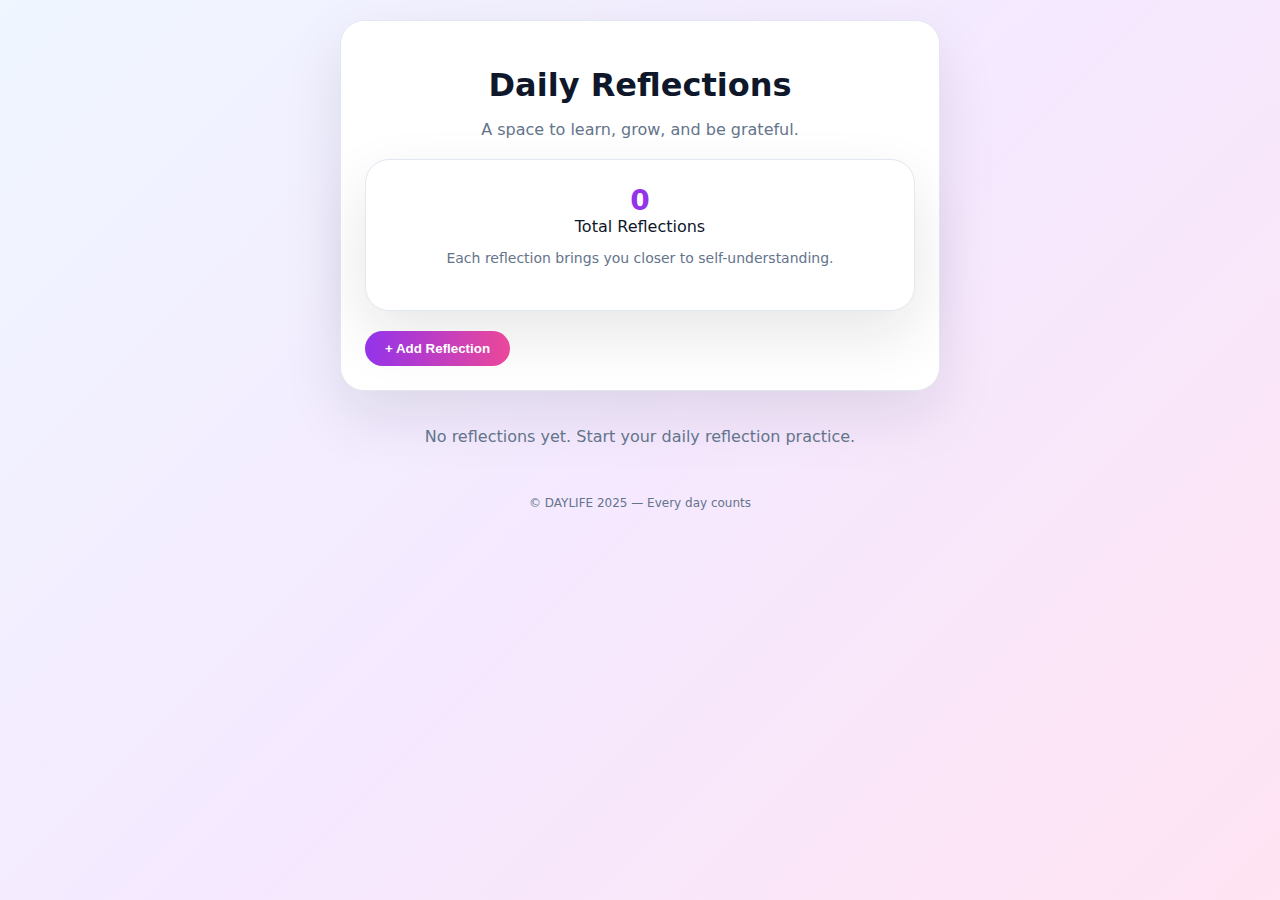
<file: reflections.html>
<!DOCTYPE html>
<html lang="en">
<head>
  <meta charset="UTF-8" />
  <title>DAYLIFE – Reflections</title>
  <meta name="viewport" content="width=device-width, initial-scale=1.0" />

  <style>
    :root {
      --bg-gradient: linear-gradient(135deg,#eff6ff,#f5e9ff,#ffe4f3);
      --card-bg:#ffffff;
      --card-border:#e2e8f0;
      --text-main:#0f172a;
      --text-muted:#64748b;
      --primary:#9333ea;
      --primary-2:#ec4899;
      --shadow-soft:0 24px 60px rgba(15,23,42,.1);
      --radius-card:24px;
    }

    *{box-sizing:border-box;}
    body {
      margin:0;
      font-family:system-ui,-apple-system,BlinkMacSystemFont,"Segoe UI",sans-serif;
      background:var(--bg-gradient);
      color:var(--text-main);
      min-height:100vh;
      display:flex;
      flex-direction:column;
      align-items:center;
      padding:20px;
      opacity:0;
      transition:opacity .4s ease-in-out;
    }
    body.loaded { opacity:1; }

    h1 {
      font-size:32px;
      font-weight:700;
      text-align:center;
      margin-bottom:10px;
    }

    p {
      color:var(--text-muted);
      text-align:center;
      margin-bottom:20px;
    }

    .card {
      background:var(--card-bg);
      border:1px solid var(--card-border);
      border-radius:var(--radius-card);
      box-shadow:var(--shadow-soft);
      padding:24px;
      max-width:600px;
      width:100%;
      margin-bottom:20px;
    }

    .button {
      display:inline-block;
      background:linear-gradient(90deg,var(--primary),var(--primary-2));
      color:#fff;
      padding:10px 20px;
      border:none;
      border-radius:999px;
      cursor:pointer;
      font-weight:600;
      transition:filter .2s,transform .1s;
    }
    .button:hover { filter:brightness(1.05); transform:translateY(-1px); }

    .reflection-list { width:100%; max-width:600px; }
    .reflection-item {
      background:#fff;
      border:1px solid var(--card-border);
      border-radius:16px;
      box-shadow:var(--shadow-soft);
      padding:16px;
      margin-bottom:12px;
    }
    .reflection-title {
      font-weight:600;
      margin-bottom:6px;
    }
    .reflection-date {
      font-size:12px;
      color:var(--text-muted);
      margin-bottom:8px;
    }

    .reflection-actions button {
      margin-right:8px;
      font-size:12px;
      padding:6px 12px;
      border-radius:8px;
      border:none;
      cursor:pointer;
      background:#e2e8f0;
    }
    .reflection-actions button.delete { background:#fecaca; }

    form {
      display:flex;
      flex-direction:column;
      gap:10px;
      margin-top:10px;
    }

    input, textarea {
      padding:8px;
      border-radius:8px;
      border:1px solid #cbd5f5;
      font-size:14px;
    }

    footer { margin-top:30px; font-size:12px; color:var(--text-muted); text-align:center; }
  </style>
</head>

<body>
  <div class="card">
    <h1 id="headline">Daily Reflections</h1>
    <p id="subtitle">A space to learn, grow, and be grateful.</p>

    <div class="card" style="text-align:center;">
      <div style="font-size:28px;font-weight:700;color:var(--primary);" id="totalReflections">0</div>
      <div id="totalLabel">Total Reflections</div>
      <p style="font-size:14px;color:var(--text-muted);" id="reflectionQuote">
        Each reflection brings you closer to self-understanding.
      </p>
    </div>

    <button class="button" id="addReflectionBtn">+ Add Reflection</button>

    <form id="reflectionForm" style="display:none;">
      <input type="text" id="reflectionTitle" placeholder="Title" required />
      <textarea id="reflectionText" placeholder="Write your reflection..." rows="3" required></textarea>
      <button type="submit" class="button">Save</button>
    </form>
  </div>

  <div class="reflection-list" id="reflectionList"></div>

  <footer id="footerText">© DAYLIFE 2025 — Every day counts</footer>

  <script src="assets/langs.js"></script>
  <script>
    const lang = (JSON.parse(localStorage.getItem("daylifeProfile")||"{}").lang)||"en";
    const t = LANGS[lang] || LANGS.en;

    // Traductions
    document.getElementById("headline").textContent = t.reflectionsTitle || "Daily Reflections";
    document.getElementById("subtitle").textContent = t.reflectionsSubtitle || "A space to learn, grow, and be grateful.";
    document.getElementById("totalLabel").textContent = t.totalReflections || "Total Reflections";
    document.getElementById("reflectionQuote").textContent = t.reflectionQuote || "Each reflection brings you closer to self-understanding.";
    document.getElementById("footerText").textContent = t.footer || "© DAYLIFE 2025 — Every day counts";

    const addBtn = document.getElementById("addReflectionBtn");
    const form = document.getElementById("reflectionForm");
    const list = document.getElementById("reflectionList");
    const total = document.getElementById("totalReflections");

    const reflections = JSON.parse(localStorage.getItem("reflections") || "[]");

    function renderReflections(){
      list.innerHTML = "";
      total.textContent = reflections.length;
      if(reflections.length === 0){
        const empty = document.createElement("p");
        empty.textContent = t.noReflections || "No reflections yet. Start your daily reflection practice.";
        list.appendChild(empty);
      }
      reflections.forEach((r,i)=>{
        const item = document.createElement("div");
        item.className = "reflection-item";
        item.innerHTML = `
          <div class="reflection-title">${r.title}</div>
          <div class="reflection-date">${r.date}</div>
          <div class="reflection-text">${r.text}</div>
          <div class="reflection-actions">
            <button class="delete">${t.delete||"Delete"}</button>
          </div>
        `;
        item.querySelector(".delete").addEventListener("click",()=>{
          reflections.splice(i,1);
          saveReflections();
        });
        list.appendChild(item);
      });
    }

    function saveReflections(){
      localStorage.setItem("reflections",JSON.stringify(reflections));
      renderReflections();
    }

    addBtn.addEventListener("click",()=>{
      form.style.display = form.style.display==="none" ? "block" : "none";
    });

    form.addEventListener("submit",(e)=>{
      e.preventDefault();
      const title = document.getElementById("reflectionTitle").value.trim();
      const text = document.getElementById("reflectionText").value.trim();
      if(!title || !text) return;
      const date = new Date().toLocaleDateString();
      reflections.push({title,text,date});
      saveReflections();
      form.reset();
      form.style.display="none";
    });

    renderReflections();
    window.addEventListener("load",()=>document.body.classList.add("loaded"));
  </script>
</body>
</html>
</file>
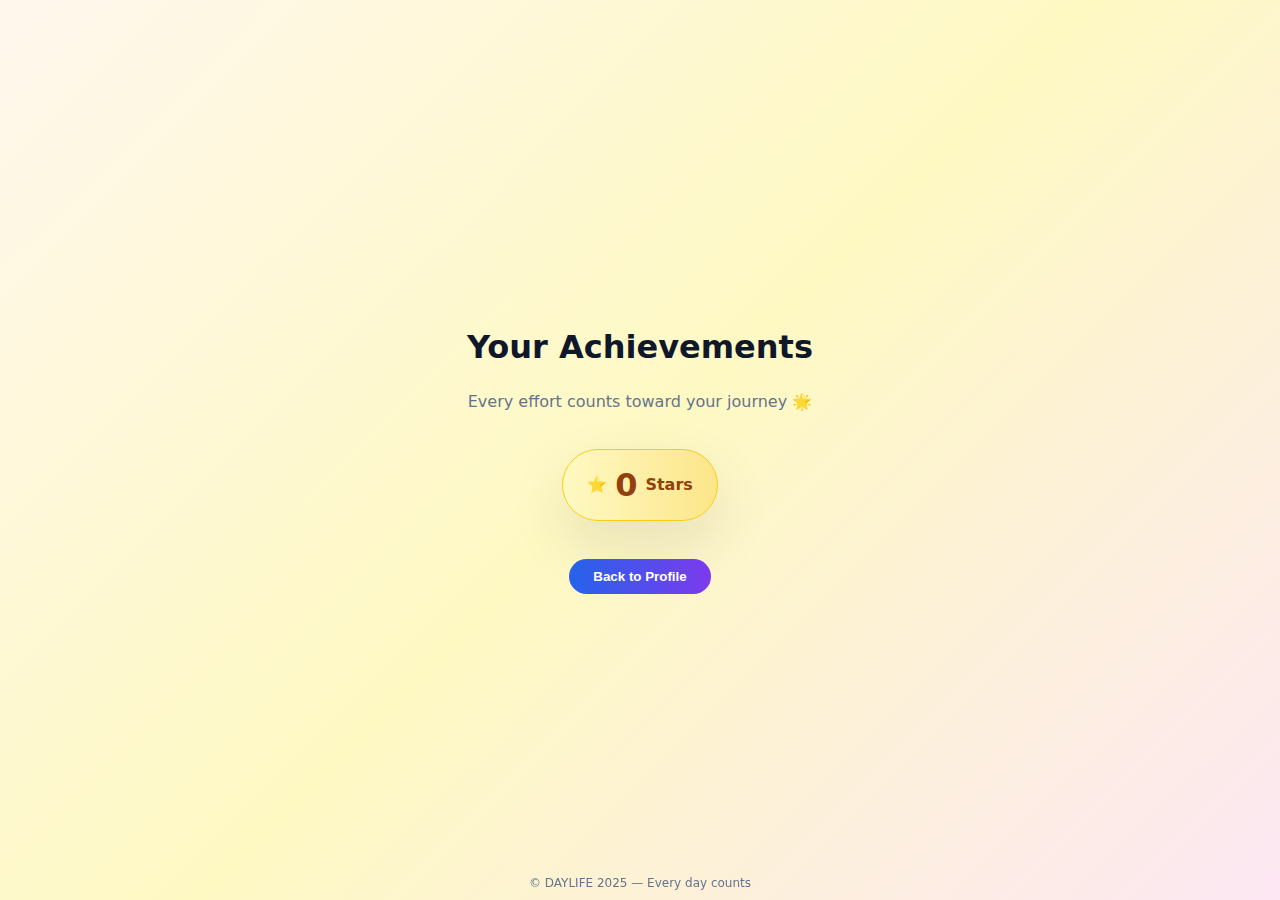
<file: stars.html>
<!DOCTYPE html>
<html lang="en">
<head>
  <meta charset="UTF-8" />
  <title>DAYLIFE – Stars & Streaks</title>
  <meta name="viewport" content="width=device-width, initial-scale=1.0" />

  <style>
    :root {
      --bg-gradient: linear-gradient(135deg,#fff7ed,#fef9c3,#fce7f3);
      --card-bg:#ffffff;
      --card-border:#e2e8f0;
      --text-main:#0f172a;
      --text-muted:#64748b;
      --shadow-soft:0 24px 60px rgba(15,23,42,.1);
    }

    *{box-sizing:border-box;}
    body {
      margin:0;
      font-family:system-ui,-apple-system,BlinkMacSystemFont,"Segoe UI",sans-serif;
      background:var(--bg-gradient);
      color:var(--text-main);
      min-height:100vh;
      display:flex;
      flex-direction:column;
      align-items:center;
      justify-content:center;
      text-align:center;
      padding:20px;
      opacity:0;
      transition:opacity .4s ease-in-out;
    }
    body.loaded { opacity:1; }

    h1 {font-size:32px;font-weight:700;margin-bottom:10px;}
    p {color:var(--text-muted);margin-bottom:30px;}

    .badge {
      display:inline-flex;
      align-items:center;
      gap:8px;
      border-radius:999px;
      padding:12px 24px;
      border:1px solid var(--card-border);
      font-weight:600;
      margin:8px;
      box-shadow:var(--shadow-soft);
    }

    .stars {
      background:linear-gradient(90deg,#fef9c3,#fde68a);
      color:#92400e;
      border-color:#facc15;
    }

    .streak {
      background:linear-gradient(90deg,#fed7aa,#fecaca);
      color:#b91c1c;
      border-color:#fb923c;
    }

    .big {
      font-size:32px;
      font-weight:700;
      margin:4px 0;
    }

    .button {
      margin-top:30px;
      background:linear-gradient(90deg,#2563eb,#7c3aed);
      color:#fff;
      padding:10px 24px;
      border:none;
      border-radius:999px;
      cursor:pointer;
      font-weight:600;
      transition:filter .2s,transform .1s;
    }
    .button:hover { filter:brightness(1.05); transform:translateY(-1px); }

    footer {
      position:fixed;
      bottom:10px;
      width:100%;
      text-align:center;
      font-size:12px;
      color:var(--text-muted);
    }
  </style>
</head>
<body>
  <h1 id="headline">Your Achievements</h1>
  <p id="subtitle">Every effort counts toward your journey 🌟</p>

  <div class="badge stars">
    ⭐ <span class="big" id="totalStars">0</span> <span id="starsLabel">Stars</span>
  </div>

  <div class="badge streak" id="streakContainer" style="display:none;">
    🔥 <span class="big" id="streakDays">0</span> <span id="streakLabel">Day streak</span>
  </div>

  <button class="button" onclick="window.location.href='profile.html'">Back to Profile</button>

  <footer id="footerText">© DAYLIFE 2025 — Every day counts</footer>

  <script src="assets/langs.js"></script>
  <script>
    const profile = JSON.parse(localStorage.getItem("daylifeProfile")||"{}");
    const lang = profile.lang || "en";
    const t = LANGS[lang] || LANGS.en;

    document.getElementById("headline").textContent = t.starsTitle || "Your Achievements";
    document.getElementById("subtitle").textContent = t.starsSubtitle || "Every effort counts toward your journey 🌟";
    document.getElementById("starsLabel").textContent = t.starsLabel || "Stars";
    document.getElementById("streakLabel").textContent = t.streakLabel || "Day streak";
    document.getElementById("footerText").textContent = t.footer || "© DAYLIFE 2025 — Every day counts";

    const totalStars = profile.stars || 0;
    const streakDays = profile.streakDays || 0;

    document.getElementById("totalStars").textContent = totalStars;
    document.getElementById("streakDays").textContent = streakDays;
    if(streakDays>0) document.getElementById("streakContainer").style.display="inline-flex";

    window.addEventListener("load",()=>document.body.classList.add("loaded"));
  </script>
</body>
</html>
</file>
